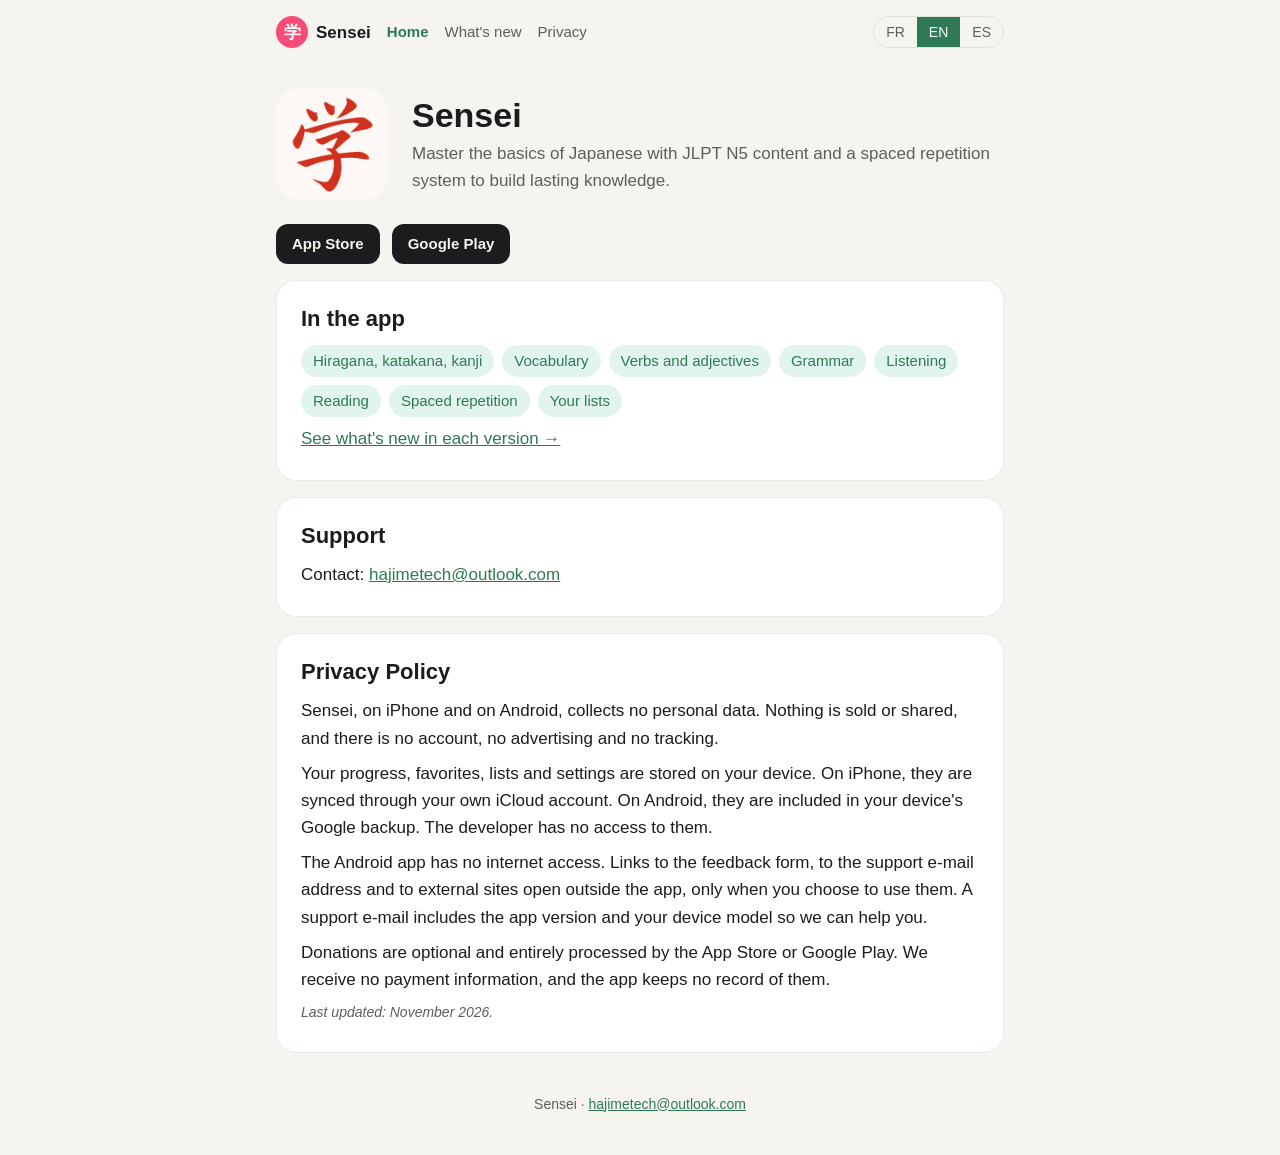
<file: index.html>
<!DOCTYPE html>
<html lang="en">
<head>
  <meta charset="utf-8">
  <meta name="viewport" content="width=device-width, initial-scale=1">
  <title>Sensei App</title>
  <meta name="description" content="Sensei: Japanese for the JLPT N5 on iPhone and Android, with spaced repetition. Support, privacy policy and release notes.">
  <link rel="canonical" href="https://sensei-support.netlify.app/">
  <script>
    // The page moved to Netlify; the GitHub Pages copy only redirects (the same file may be served by both hosts).
    if (location.hostname.endsWith("github.io")) {
      location.replace("https://sensei-support.netlify.app/" + location.hash);
    }
  </script>
  <link rel="icon" href="data:image/svg+xml,<svg xmlns=%22http://www.w3.org/2000/svg%22 viewBox=%220 0 100 100%22><circle cx=%2250%22 cy=%2250%22 r=%2250%22 fill=%22%23f84c77%22/><text x=%2250%%22 y=%2250%%22 dominant-baseline=%22central%22 text-anchor=%22middle%22 font-family=%22sans-serif%22 font-size=%2260%22 fill=%22white%22 font-weight=%22bold%22>学</text></svg>">
  <link rel="stylesheet" href="assets/site.css">
  <script src="assets/site.js"></script>
</head>
<body>
<header>
  <div class="wrap">
    <a class="brand" href="index.html"><span class="logo" aria-hidden="true">学</span>Sensei</a>
    <nav>
      <a href="index.html" aria-current="page"><span data-lang="fr">Accueil</span><span data-lang="en">Home</span><span data-lang="es">Inicio</span></a>
      <a href="news.html"><span data-lang="fr">Nouveautés</span><span data-lang="en">What's new</span><span data-lang="es">Novedades</span></a>
      <a href="index.html#privacy"><span data-lang="fr">Confidentialité</span><span data-lang="en">Privacy</span><span data-lang="es">Privacidad</span></a>
    </nav>
    <div class="lang" role="group" aria-label="Langue / Language / Idioma">
      <button type="button" data-set="fr" aria-pressed="false">FR</button>
      <button type="button" data-set="en" aria-pressed="false">EN</button>
      <button type="button" data-set="es" aria-pressed="false">ES</button>
    </div>
  </div>
</header>
<main class="wrap">
  <section class="hero">
    <img src="assets/sensei_v3.png" alt="Sensei logo">
    <div>
      <h1>Sensei</h1>
      <p data-lang="fr">Maîtrisez les bases du japonais avec un contenu couvrant le JLPT N5 et un système de révision espacée pour ancrer vos connaissances durablement.</p>
      <p data-lang="en">Master the basics of Japanese with JLPT N5 content and a spaced repetition system to build lasting knowledge.</p>
      <p data-lang="es">Domina las bases del japonés con contenido del JLPT N5 y un sistema de repaso espaciado para fijar lo que aprendes de forma duradera.</p>
    </div>
  </section>

  <div class="stores">
    <a class="store" href="https://apps.apple.com/app/id6764353450">App Store</a>
    <a class="store" href="https://play.google.com/store/apps/details?id=com.tonio.senseiapp">Google Play</a>
  </div>

  <section class="card">
    <h2><span data-lang="fr">Dans l'app</span><span data-lang="en">In the app</span><span data-lang="es">En la app</span></h2>
    <ul class="features" data-lang="fr">
      <li>Hiragana, katakana, kanji</li><li>Vocabulaire</li><li>Verbes et adjectifs</li><li>Grammaire</li>
      <li>Écoute</li><li>Lecture</li><li>Révisions espacées</li><li>Tes listes</li>
    </ul>
    <ul class="features" data-lang="en">
      <li>Hiragana, katakana, kanji</li><li>Vocabulary</li><li>Verbs and adjectives</li><li>Grammar</li>
      <li>Listening</li><li>Reading</li><li>Spaced repetition</li><li>Your lists</li>
    </ul>
    <ul class="features" data-lang="es">
      <li>Hiragana, katakana, kanji</li><li>Vocabulario</li><li>Verbos y adjetivos</li><li>Gramática</li>
      <li>Escucha</li><li>Lectura</li><li>Repaso espaciado</li><li>Tus listas</li>
    </ul>
    <p><a href="news.html"><span data-lang="fr">Voir les nouveautés de chaque version →</span><span data-lang="en">See what's new in each version →</span><span data-lang="es">Ver las novedades de cada versión →</span></a></p>
  </section>

  <section class="card" id="support">
    <h2>Support</h2>
    <p><span data-lang="fr">Contact :</span><span data-lang="en">Contact:</span><span data-lang="es">Contacto:</span> <a href="mailto:hajimetech@outlook.com">hajimetech@outlook.com</a></p>
  </section>

  <section class="card" id="privacy">
    <div data-lang="en">
      <h2>Privacy Policy</h2>
      <p>Sensei, on iPhone and on Android, collects no personal data. Nothing is sold or shared, and there is no account, no advertising and no tracking.</p>
      <p>Your progress, favorites, lists and settings are stored on your device. On iPhone, they are synced through your own iCloud account. On Android, they are included in your device's Google backup. The developer has no access to them.</p>
      <p>The Android app has no internet access. Links to the feedback form, to the support e-mail address and to external sites open outside the app, only when you choose to use them. A support e-mail includes the app version and your device model so we can help you.</p>
      <p>Donations are optional and entirely processed by the App Store or Google Play. We receive no payment information, and the app keeps no record of them.</p>
      <p class="updated"><em>Last updated: November 2026.</em></p>
    </div>
    <div data-lang="fr">
      <h2>Politique de confidentialité</h2>
      <p>Sensei, sur iPhone comme sur Android, ne collecte aucune donnée personnelle. Rien n'est vendu ni partagé, et il n'y a ni compte, ni publicité, ni suivi.</p>
      <p>Votre progression, vos favoris, vos listes et vos réglages sont enregistrés sur votre appareil. Sur iPhone, ils sont synchronisés par votre propre compte iCloud. Sur Android, ils font partie de la sauvegarde Google de votre appareil. Le développeur n'y a pas accès.</p>
      <p>L'app Android n'accède pas à Internet. Les liens vers le formulaire d'avis, l'adresse e-mail du support et les sites externes s'ouvrent hors de l'app, seulement si vous choisissez de les utiliser. Un e-mail au support contient la version de l'app et le modèle de votre appareil, pour pouvoir vous aider.</p>
      <p>Les dons sont facultatifs et entièrement traités par l'App Store ou Google Play. Nous ne recevons aucune information de paiement, et l'app n'en garde aucune trace.</p>
      <p class="updated"><em>Dernière mise à jour : novembre 2026.</em></p>
    </div>
    <div data-lang="es">
      <h2>Política de privacidad</h2>
      <p>Sensei, en iPhone y en Android, no recopila ningún dato personal. Nada se vende ni se comparte, y no hay cuenta, ni publicidad, ni seguimiento.</p>
      <p>Tu progreso, tus favoritos, tus listas y tu configuración se guardan en tu dispositivo. En iPhone, se sincronizan con tu propia cuenta de iCloud. En Android, forman parte de la copia de seguridad de Google de tu dispositivo. El desarrollador no tiene acceso a ellos.</p>
      <p>La app de Android no accede a internet. Los enlaces al formulario de opinión, a la dirección de correo de soporte y a sitios externos se abren fuera de la app, solo si decides usarlos. Un correo al soporte incluye la versión de la app y el modelo de tu dispositivo, para poder ayudarte.</p>
      <p>Las donaciones son opcionales y las procesan por completo el App Store o Google Play. No recibimos ninguna información de pago, y la app no guarda ningún registro de ellas.</p>
      <p class="updated"><em>Última actualización: noviembre de 2026.</em></p>
    </div>
  </section>
</main>
<footer>
  <div class="wrap">Sensei · <a href="mailto:hajimetech@outlook.com">hajimetech@outlook.com</a></div>
</footer>
</body>
</html>
</file>
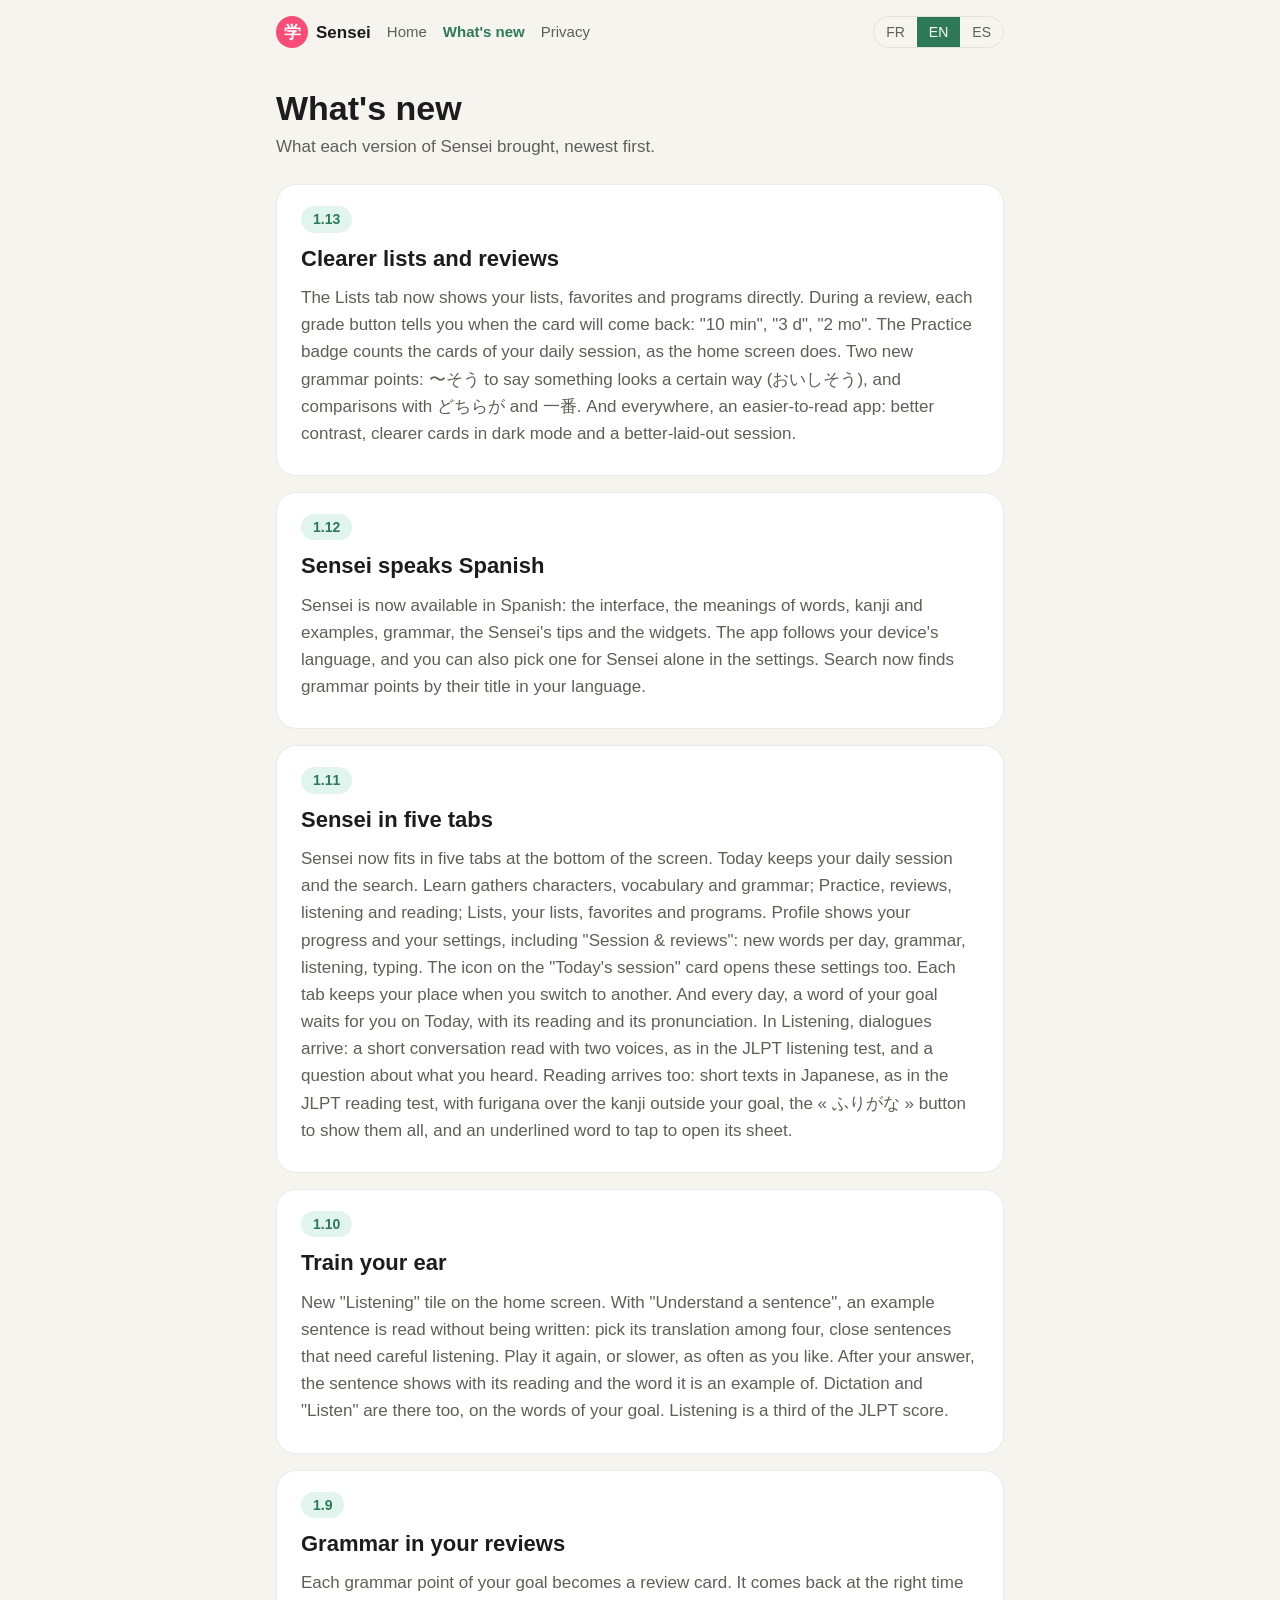
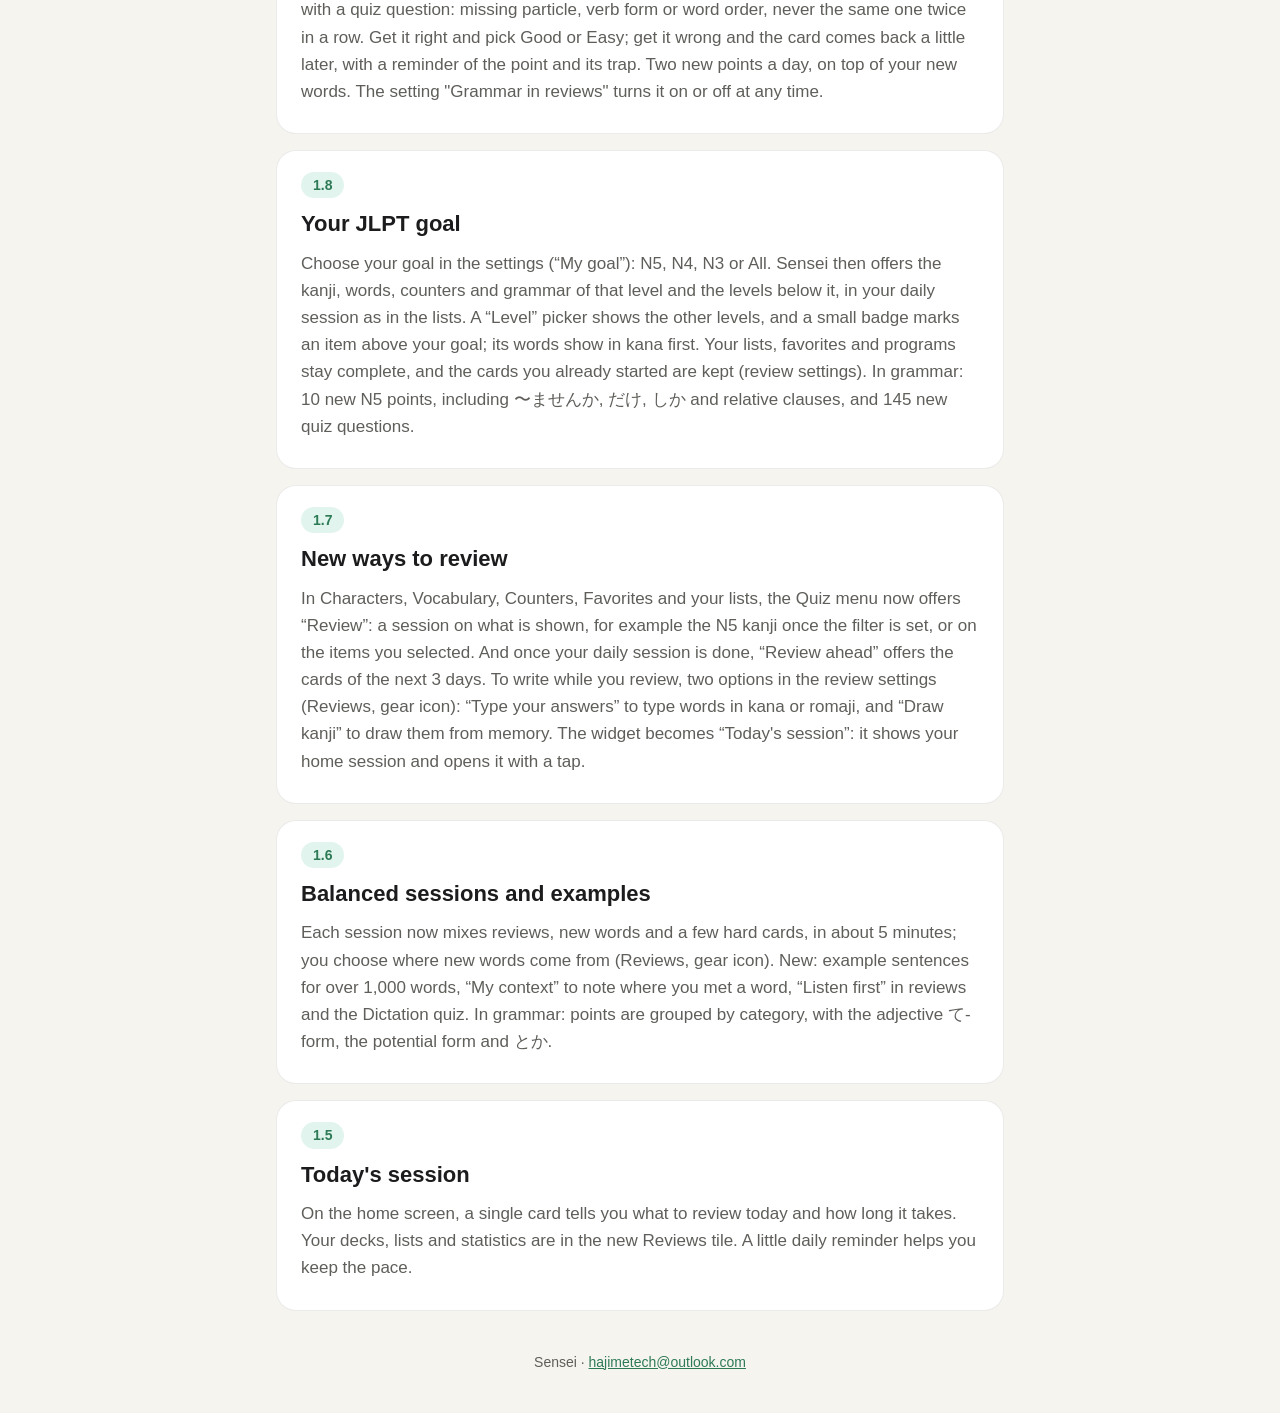
<file: news.html>
<!DOCTYPE html>
<html lang="en">
<head>
  <meta charset="utf-8">
  <meta name="viewport" content="width=device-width, initial-scale=1">
  <title>Sensei · What's new</title>
  <meta name="description" content="Sensei: Japanese for the JLPT N5 on iPhone and Android, with spaced repetition. Support, privacy policy and release notes.">
  <link rel="canonical" href="https://sensei-support.netlify.app/news.html">
  <script>
    // The page moved to Netlify; the GitHub Pages copy only redirects (the same file may be served by both hosts).
    if (location.hostname.endsWith("github.io")) {
      location.replace("https://sensei-support.netlify.app/news.html" + location.hash);
    }
  </script>
  <link rel="icon" href="data:image/svg+xml,<svg xmlns=%22http://www.w3.org/2000/svg%22 viewBox=%220 0 100 100%22><circle cx=%2250%22 cy=%2250%22 r=%2250%22 fill=%22%23f84c77%22/><text x=%2250%%22 y=%2250%%22 dominant-baseline=%22central%22 text-anchor=%22middle%22 font-family=%22sans-serif%22 font-size=%2260%22 fill=%22white%22 font-weight=%22bold%22>学</text></svg>">
  <link rel="stylesheet" href="assets/site.css">
  <script src="assets/site.js"></script>
</head>
<body>
<header>
  <div class="wrap">
    <a class="brand" href="index.html"><span class="logo" aria-hidden="true">学</span>Sensei</a>
    <nav>
      <a href="index.html"><span data-lang="fr">Accueil</span><span data-lang="en">Home</span><span data-lang="es">Inicio</span></a>
      <a href="news.html" aria-current="page"><span data-lang="fr">Nouveautés</span><span data-lang="en">What's new</span><span data-lang="es">Novedades</span></a>
      <a href="index.html#privacy"><span data-lang="fr">Confidentialité</span><span data-lang="en">Privacy</span><span data-lang="es">Privacidad</span></a>
    </nav>
    <div class="lang" role="group" aria-label="Langue / Language / Idioma">
      <button type="button" data-set="fr" aria-pressed="false">FR</button>
      <button type="button" data-set="en" aria-pressed="false">EN</button>
      <button type="button" data-set="es" aria-pressed="false">ES</button>
    </div>
  </div>
</header>
<main class="wrap">
  <section class="hero">
    <div>
      <h1><span data-lang="fr">Nouveautés</span><span data-lang="en">What's new</span><span data-lang="es">Novedades</span></h1>
      <p data-lang="fr">Ce que chaque version de Sensei a apporté, de la plus récente à la plus ancienne.</p>
      <p data-lang="en">What each version of Sensei brought, newest first.</p>
      <p data-lang="es">Lo que trajo cada versión de Sensei, de la más reciente a la más antigua.</p>
    </div>
  </section>
  <div id="news" aria-live="polite"></div>
  <noscript><p class="card">JavaScript is needed to show the release notes. / JavaScript est nécessaire pour afficher les nouveautés. / Se necesita JavaScript para mostrar las novedades.</p></noscript>
</main>
<footer>
  <div class="wrap">Sensei · <a href="mailto:hajimetech@outlook.com">hajimetech@outlook.com</a></div>
</footer>
<script>
  // whats-new.json is the app's Sensei/whats_new.json as released (copied at each release tag).
  (function () {
    var list = document.getElementById("news");
    var entries = null;
    function parts(v) { return v.split(".").map(Number); }
    function newerFirst(a, b) {
      var x = parts(a.version), y = parts(b.version);
      for (var i = 0; i < Math.max(x.length, y.length); i++) {
        var d = (y[i] || 0) - (x[i] || 0);
        if (d) return d;
      }
      return 0;
    }
    function text(map, lang) { return (map && (map[lang] || map.en)) || ""; }
    function render() {
      if (!entries) return;
      var lang = window.senseiLang();
      list.textContent = "";
      entries.forEach(function (e) {
        var card = document.createElement("article");
        card.className = "card news";
        var pill = document.createElement("span");
        pill.className = "version";
        pill.textContent = e.version;
        var h = document.createElement("h2");
        h.textContent = text(e.title, lang);
        var p = document.createElement("p");
        p.textContent = text(e.text, lang);
        card.append(pill, h, p);
        list.append(card);
      });
    }
    fetch("whats-new.json")
      .then(function (r) { return r.json(); })
      .then(function (data) { entries = data.slice().sort(newerFirst); render(); })
      .catch(function () {
        list.innerHTML = '<p class="card"><span data-lang="fr">Les nouveautés n\'ont pas pu être chargées.</span>' +
          '<span data-lang="en">The release notes could not be loaded.</span>' +
          '<span data-lang="es">No se pudieron cargar las novedades.</span></p>';
      });
    document.addEventListener("sensei-lang", render);
  })();
</script>
</body>
</html>
</file>
<file: assets/site.css>
/* Sensei support site: the app's palette (green accent, sakura pink logo), cards as in the app, light and dark. */
:root {
  --bg: #f6f4ef;
  --surface: #ffffff;
  --text: #1c1c1e;
  --text-secondary: #5f5e5a;
  --border: rgba(0, 0, 0, 0.08);
  --accent: #2e7a56;
  --accent-soft: #e1f5ee;
  --on-accent: #ffffff;
  --logo: #f84c77;
  --radius-card: 20px;
  --radius-sm: 12px;
  color-scheme: light dark;
}

@media (prefers-color-scheme: dark) {
  :root {
    --bg: #121214;
    --surface: #1e1e21;
    --text: #f2f2f2;
    --text-secondary: #a9a8a3;
    --border: rgba(255, 255, 255, 0.1);
    --accent: #5dcaa5;
    --accent-soft: rgba(93, 202, 165, 0.14);
    --on-accent: #04342c;
  }
}

* { box-sizing: border-box; }

body {
  margin: 0;
  background: var(--bg);
  color: var(--text);
  font: 17px/1.6 -apple-system, BlinkMacSystemFont, "Segoe UI", Roboto, "Hiragino Sans", "Noto Sans JP", sans-serif;
}

a { color: var(--accent); }

.wrap { max-width: 760px; margin: 0 auto; padding: 0 16px; }

/* Header: logo, navigation, language switch. */
header { padding: 16px 0; }
header .wrap { display: flex; align-items: center; gap: 16px; flex-wrap: wrap; }
.brand { display: flex; align-items: center; gap: 8px; text-decoration: none; color: var(--text); font-weight: 700; }
.brand span.logo {
  width: 32px; height: 32px; border-radius: 50%;
  background: var(--logo); color: #fff;
  display: inline-flex; align-items: center; justify-content: center; font-size: 17px;
}
nav { display: flex; gap: 16px; flex-wrap: wrap; }
nav a { text-decoration: none; color: var(--text-secondary); font-size: 15px; }
nav a[aria-current="page"] { color: var(--accent); font-weight: 600; }
.lang { margin-left: auto; display: inline-flex; border: 1px solid var(--border); border-radius: 999px; overflow: hidden; }
.lang button {
  border: 0; background: transparent; color: var(--text-secondary);
  font: inherit; font-size: 14px; padding: 4px 12px; cursor: pointer;
}
.lang button[aria-pressed="true"] { background: var(--accent); color: var(--on-accent); }

/* Hero. */
.hero { display: flex; gap: 24px; align-items: center; padding: 24px 0 8px; }
.hero img { width: 112px; height: 112px; border-radius: 24px; flex: none; }
.hero h1 { margin: 0 0 4px; font-size: 34px; line-height: 1.2; }
.hero p { margin: 0; color: var(--text-secondary); }
@media (max-width: 520px) {
  .hero { flex-direction: column; align-items: flex-start; }
  .hero img { width: 88px; height: 88px; border-radius: 20px; }
}

.stores { display: flex; gap: 12px; flex-wrap: wrap; margin: 16px 0 8px; }
.store {
  display: inline-flex; align-items: center; gap: 8px;
  background: var(--text); color: var(--bg);
  text-decoration: none; font-weight: 600; font-size: 15px;
  padding: 8px 16px; border-radius: var(--radius-sm);
}

/* Cards, as the app's feature cards. */
main { padding-bottom: 48px; }
.card {
  background: var(--surface);
  border: 1px solid var(--border);
  border-radius: var(--radius-card);
  padding: 20px 24px;
  margin: 16px 0;
}
.card h2 { margin: 0 0 8px; font-size: 22px; }
.card p { margin: 8px 0; }
.card .updated { color: var(--text-secondary); font-size: 14px; }
.features { display: flex; flex-wrap: wrap; gap: 8px; margin: 8px 0 0; padding: 0; list-style: none; }
.features li { background: var(--accent-soft); color: var(--accent); border-radius: 999px; padding: 4px 12px; font-size: 15px; }

/* Nouveautés: one card per version. */
.version {
  display: inline-block; background: var(--accent-soft); color: var(--accent);
  font-weight: 600; font-size: 14px; border-radius: 999px; padding: 2px 12px;
}
.news h2 { margin-top: 8px; }
.news p { color: var(--text-secondary); }

footer { color: var(--text-secondary); font-size: 14px; padding: 24px 0 40px; text-align: center; }

/* One language at a time: the html element's lang attribute picks it. */
html[lang="fr"] [data-lang]:not([data-lang="fr"]),
html[lang="en"] [data-lang]:not([data-lang="en"]),
html[lang="es"] [data-lang]:not([data-lang="es"]) { display: none; }
</file>
